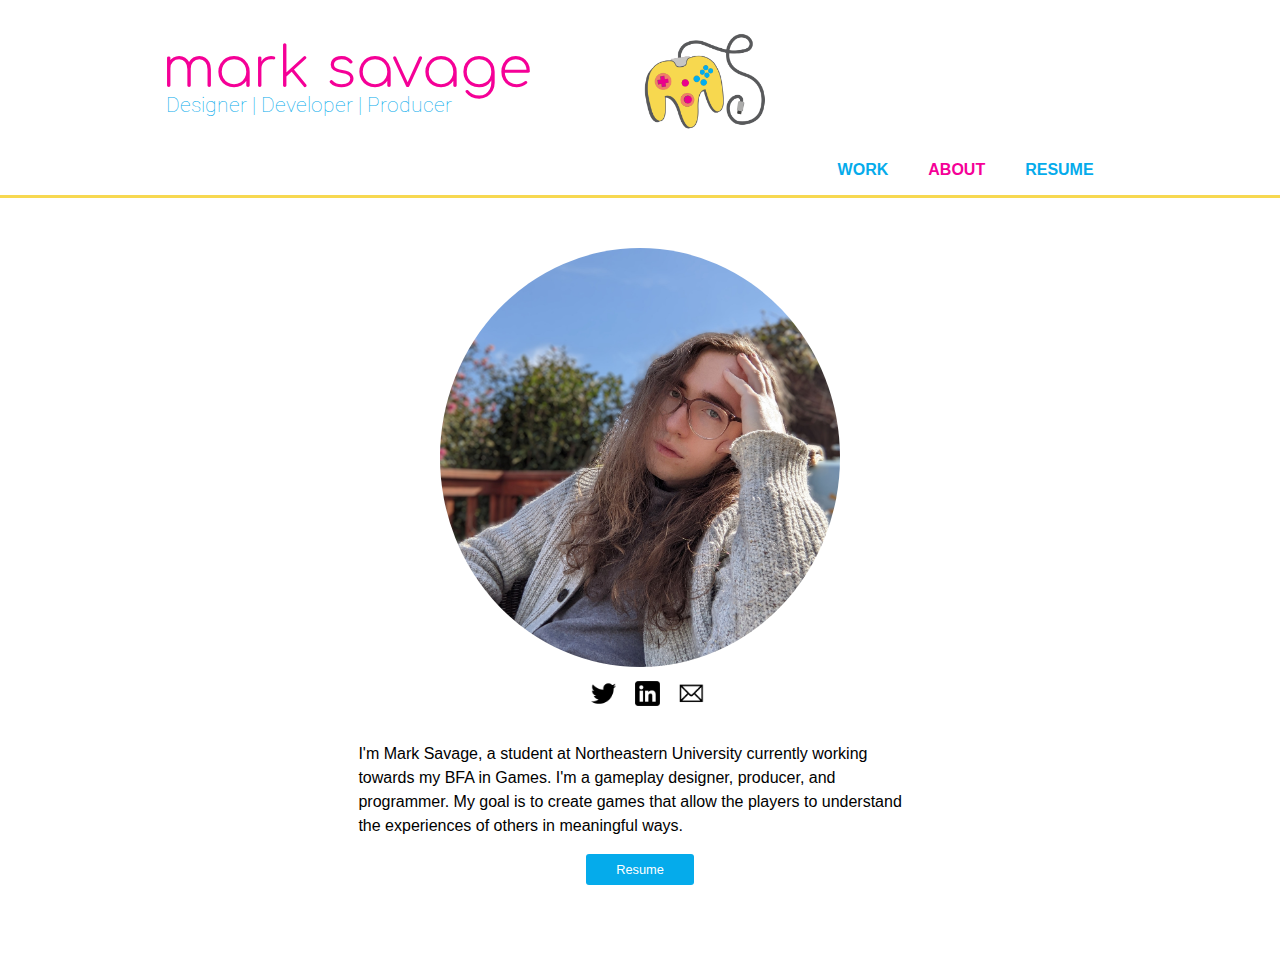
<file: about.html>
<!doctype html>
<html>
	<head> 
		<title>Mark Savage | About</title>
		<meta name="viewport" content="width=device-width, initial-scale=1">
		<link rel="apple-touch-icon" sizes="180x180" href="/apple-touch-icon.png">
		<link rel="icon" type="image/png" sizes="32x32" href="/favicon-32x32.png">
		<link rel="icon" type="image/png" sizes="16x16" href="/favicon-16x16.png">
		<link rel="manifest" href="/site.webmanifest">
		<link rel="mask-icon" href="/safari-pinned-tab.svg" color="#5bbad5">
		<meta name="msapplication-TileColor" content="#da532c">
		<meta name="theme-color" content="#ffffff">
		<!--Fonts-->
		<link href="https://fonts.googleapis.com/css?family=Work+Sans" rel="stylesheet">
		<link href="https://fonts.googleapis.com/css?family=Martel+Sans" rel="stylesheet">
		<link href="https://fonts.googleapis.com/css2?family=Comfortaa:wght@500&family=Roboto&display=swap" rel="stylesheet">
		<!--  -->
		<link rel="stylesheet" href="style.css">
	</head>

	<body>

		<header>
			<div class="banner">
				<section>
				<div class="title-text">
					<h1>mark savage</h1>
					<h2>Designer | Developer | Producer</h2>
				</div>
				<div class="logo">
					<img src = "images/Banner-Logo.png">
				</div>	

				<nav class ="desktop">
					<ul>
						<li><a href="index.html">Work</a></li>
						<li class="selected"><a href="about.html">About</a></li>
						<!-- <li><a href="contact.html">Contact</a></li> -->
						<li><a href="images/Resume.pdf">Resume</a></li>
					</ul>
				</nav>
					</section>
			</div>

		</header>
		<div class = "about-me">
			<div style="text-align: center">
				<img src="images/me.jpg">
			</div>
			<div class="links">
					<a href = "https://twitter.com/MarkSavageGames" class = storeLink><img class = "storeLink" src="images/icons/twitter_icon.png" alt="Twitter"></a>
					<a href = "https://www.linkedin.com/in/mark-savage-games/" class = storeLink><img class="storeLink" src="images/icons/linkedin_icon.png" alt="LinkedIn"></a>
					<a href = "mailto:savagemark7@gmail.com" class = storeLink><img class="storeLink" src="images/icons/email_icon.png" alt="Email"></a>
			</div>
			<div class= "bio">
				<p>I'm Mark Savage, a student at Northeastern University currently working towards my BFA in Games. I'm a gameplay designer, producer, and programmer. My goal is to create games that allow the players to understand the experiences of others in meaningful ways.</p>
				<div style="text-align: center; width:50%; margin:auto">
					<a href = "images/Resume.pdf" class = "moreInfo">Resume</a>
				</div>
			</div>
		</div>


	</body>

</html>
</file>
<file: style.css>
/**{
	background-color: #FFD9DA;
}*/

body {
	height: 100%;
	margin: 0;
	font-family: "Works-Sans", sans-serif;
}

.banner {
    height: 50%;
    background-size: cover;
    position: static;
    min-width: 100%;
    -webkit-box-sizing: content-box;
    -moz-box-sizing: content-box;
    box-sizing: content-box;
    display: inline-block;
	border-bottom-style: solid;
	border-bottom-color: #F7D850
}

.title-text {
	text-align: left;
	position: absolute;
	display: inline-block;
	left: 13%;
	color: #05ABEB;
}

.title-text h1{
    font-family: 'Comfortaa', sans-serif;
    font-size: 3.5em;
    font-weight: lighter;
    margin-bottom: -25px;
    margin-left: -4px;
    color: #F50097
}

.title-text h2{
	font-family: 'Roboto', sans-serif;
	font-weight: lighter;
	font-size: 1.32em;
}

.logo {
	max-width: 20%;
	display:block;
	margin:auto;
}

.logo img{
    max-width: 130px;
    padding-top: 25px;
	padding-left: 50%;
	padding-right: 50%;
    margin: auto;
	align: middle;
}

a {
	color: black;
	
}

nav ul a{
	font-size: 1rem;
	text-transform: uppercase;
	font-weight: bold;
	color: #05ABEB;
	text-decoration: none;
	padding: 20px;
}
nav ul a:hover {
	/*border-top-style: solid;*/
	color:#08415C;
	border-top-color: #F7D850
}

nav li.selected a {
	color: #F50097;
}

nav {
	padding-right : 13%;

}
nav ul {
	float: right;
	display: flex;
	justify-content: space-between;
	list-style-type: none;
}

nav li {
	text-align: center;


}

.game{
	margin: 50px 10%;
	display: flex;
	justify-content: space-between;
	align-items: center;
}

.content, .game-text{
	display: inline-block;
}

.game-text{
	max-width: 50%;
	padding-left: 10%;
}

.game-text .title{
	font-size: 20pt;
	letter-spacing: .1rem;
	margin-bottom: -5px;
    font-family: 'Comfortaa', sans-serif;
	color: #F50097;
}

.game-text .description {
	line-height: 1.5;
}

a.moreInfo {
	font-size: 0.8rem;
	background-color: #05ABEB;
	color: white;
	display: inline-block;
	border-radius: 3px;
	padding: 8px 30px;
	text-decoration: none;
}

a.moreInfo:hover {
	background-color: #08415C;
}

a.storeLink{
	display: inline-block;
	border-radius: 3px;
	padding: 0px 0px 0px 15px;

}

img.storeLink{
	width: 25px;
	height: 25px;
	vertical-align: middle;
	object-fit: contain;
}

.links {
	white-space: nowrap;
}

hr{
	width: 85%;
	border-top: 3px solid #F7D850;
}

/*About Me Styling*/
.about-me {
	margin: 50px 10%;
	display: block;
	align-items: center;
}

.about-me img{
	max-width: 400px;
	border-radius: 50%;
}

.about-me .bio{
	width: 55%;
	padding: 10px 50px 30px;
	margin:auto;
	justify-content: space-around;
}

.about-me .description h3{
	font-size: 30px;
	text-decoration: underline;
}

.about-me p{
	line-height: 1.5;
	display:block;
	margin-left: auto;
    margin-right: auto;
}

.about-me .links {
	text-align: center;
	padding: 10px;
}

.links img{
	border-radius: 0%;
}

@media only screen and (max-width: 1000px) {
	.title-text { 
		position: static;
		text-align: center;
		align-items: center;
		display: inline;
		left: auto;
	}
	.logo img {display: none;}
	nav {padding:0;}
	nav ul {
		float:none;
		justify-content: center;

	}
	.game-text, .about-me .description {max-width: 100%; text-align: center;}
	.game, .about-me, .bio { 
		display: inherit;
		margin-left:auto;
		justify-content: center;
	}
	.content, .about-me img {
		margin-left: 10%;
		margin-right: 10%;
		float: center;
		max-width: 80%;
		width: 80%;
	}
}


/*Contact Styling*/

/*.contact {
	width: 20%;
	align-items: center;
	display: block;
	margin:auto;
}

.contact h3{
	font-size: 30px;

}

.contact h4{

}*/
</file>
